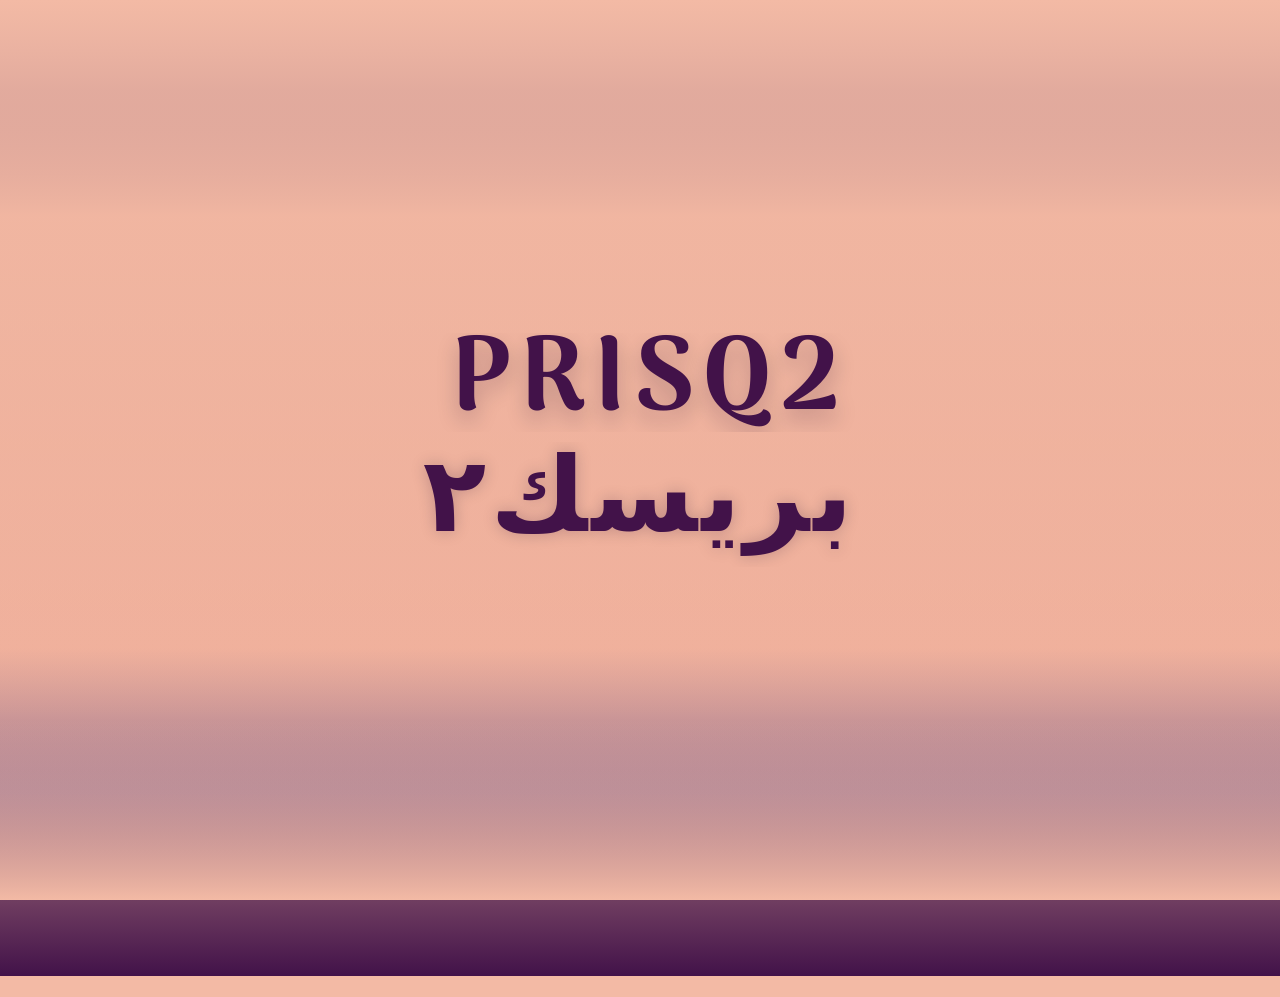
<file: Prisq2/index.html>
<!DOCTYPE html>
<html lang="en" dir="ltr">
<head>
    <meta charset="UTF-8">
    <meta name="viewport" content="width=device-width, initial-scale=1.0">
    <title>PRISQ2</title>
    <script>document.documentElement.classList.add("prisq-js");</script>
    <link rel="dns-prefetch" href="https://cdn.jsdelivr.net">
    <link rel="preconnect" href="https://cdn.jsdelivr.net" crossorigin>
    <link href="https://cdn.jsdelivr.net/npm/bootstrap@5.2.3/dist/css/bootstrap.min.css" rel="stylesheet">
    <link rel="stylesheet" href="css/style.css">
    <script defer src="https://cdn.jsdelivr.net/npm/bootstrap@5.2.3/dist/js/bootstrap.bundle.min.js"></script>
    <script defer src="js/site.js?v=2026-05-18-team-member-update"></script>
    <link rel="manifest" href="data/manifest.json">
    <link rel="apple-touch-icon" href="assets/images/PRISQ_192.png">
</head>
<body data-page="home">
    <div class="prisq-splash" data-home-splash aria-hidden="true">
        <div class="prisq-splash-mark">
            <span class="prisq-splash-line">
                <span class="prisq-splash-latin">PRISQ2</span>
            </span>
            <span class="prisq-splash-line prisq-splash-line-arabic">
                <span class="prisq-splash-arabic" data-splash-arabic dir="rtl">بريسك٢</span>
            </span>
        </div>
    </div>
    <header class="site-header">
        <div class="container">
            <div class="header-shell">
                <div class="header-slot header-slot-start">
                    <button class="menu-toggle" type="button" data-bs-toggle="offcanvas" data-bs-target="#siteNav" aria-controls="siteNav" aria-label="Open navigation menu">
                        <span class="menu-icon" aria-hidden="true">
                            <span></span>
                            <span></span>
                            <span></span>
                        </span>
                    </button>
                </div>
                <a class="site-brand" href="index.html">PRISQ2</a>
                <div class="header-slot header-slot-end">
                    <button class="language-toggle" type="button" data-language-toggle aria-label="Switch language">AR</button>
                </div>
            </div>
        </div>
        <div class="offcanvas offcanvas-start site-drawer" tabindex="-1" id="siteNav" aria-labelledby="siteNavLabel">
            <div class="offcanvas-header">
                <h5 class="offcanvas-title" id="siteNavLabel">PRISQ2</h5>
                <button type="button" class="btn-close btn-close-white" data-bs-dismiss="offcanvas" aria-label="Close navigation menu"></button>
            </div>
            <div class="offcanvas-body">
                <nav class="drawer-nav">
                    <a class="drawer-link" href="index.html" data-i18n="nav.home" data-nav-target="index.html">Home</a>
                    <a class="drawer-link" href="quiz.html" data-i18n="nav.quiz" data-nav-target="quiz.html">Quiz</a>
                    <a class="drawer-link" href="info.html" data-i18n="nav.info" data-nav-target="info.html">Why Prediabetes Matters</a>
                    <a class="drawer-link" href="risk.html" data-i18n="nav.risk" data-nav-target="risk.html">Risk Guidance</a>
                    <a class="drawer-link" href="contact.html" data-i18n="nav.contact" data-nav-target="contact.html">Contact Us</a>
                    <a class="drawer-link" href="about.html" data-i18n="nav.about" data-nav-target="about.html">About Us</a>
                    <a class="drawer-link" href="team.html" data-i18n="nav.team" data-nav-target="team.html">Our Team</a>
                </nav>
            </div>
        </div>
    </header>

    <main class="container vh-100 d-flex align-items-center">
        <div class="row w-100 justify-content-center">
            <div class="col-md-6 col-sm-12 text-center">
                <h2 class="mb-3" data-i18n="home.heroTitle">Prediabetes Risk Assessment in Qatar</h2>
                <p class="mb-4" data-i18n="home.heroText">
                    Understand your risks and take informed steps toward better health.
                </p>
                <a href="quiz.html" class="btn btn-primary w-100 rounded-pill px-4 py-2 mt-4" data-i18n="home.cta">Calculate My Risk</a>
                <a href="info.html" class="btn mt-3 text-decoration-underline" data-i18n="home.learnMore">Why should I care about prediabetes?</a>
            </div>
        </div>
    </main>
</body>
</html>
</file>
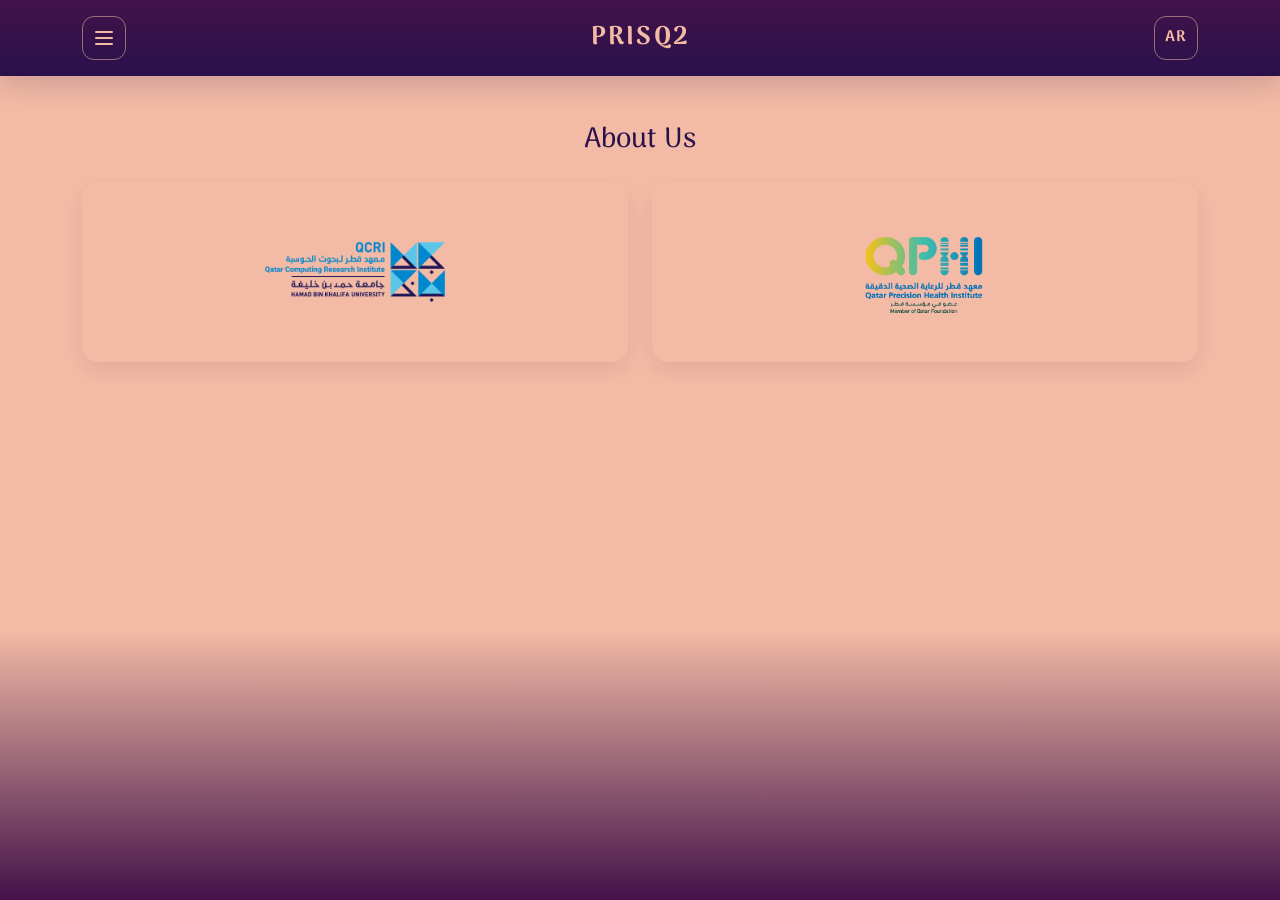
<file: Prisq2/about.html>
<!DOCTYPE html>
<html lang="en" dir="ltr">
<head>
    <meta charset="UTF-8">
    <meta name="viewport" content="width=device-width, initial-scale=1.0">
    <title>About PRISQ2</title>
    <link rel="dns-prefetch" href="https://cdn.jsdelivr.net">
    <link rel="preconnect" href="https://cdn.jsdelivr.net" crossorigin>
    <link href="https://cdn.jsdelivr.net/npm/bootstrap@5.2.3/dist/css/bootstrap.min.css" rel="stylesheet">
    <link rel="stylesheet" href="css/style.css?v=2026-05-16-about-logos">
    <script defer src="https://cdn.jsdelivr.net/npm/bootstrap@5.2.3/dist/js/bootstrap.bundle.min.js"></script>
    <script defer src="js/site.js?v=2026-05-18-team-member-update"></script>
    <link rel="manifest" href="data/manifest.json">
    <link rel="apple-touch-icon" href="assets/images/PRISQ_192.png">
</head>
<body data-page="about">
    <header class="site-header">
        <div class="container">
            <div class="header-shell">
                <div class="header-slot header-slot-start">
                    <button class="menu-toggle" type="button" data-bs-toggle="offcanvas" data-bs-target="#siteNav" aria-controls="siteNav" aria-label="Open navigation menu">
                        <span class="menu-icon" aria-hidden="true">
                            <span></span>
                            <span></span>
                            <span></span>
                        </span>
                    </button>
                </div>
                <a class="site-brand" href="index.html">PRISQ2</a>
                <div class="header-slot header-slot-end">
                    <button class="language-toggle" type="button" data-language-toggle aria-label="Switch language">AR</button>
                </div>
            </div>
        </div>
        <div class="offcanvas offcanvas-start site-drawer" tabindex="-1" id="siteNav" aria-labelledby="siteNavLabel">
            <div class="offcanvas-header">
                <h5 class="offcanvas-title" id="siteNavLabel">PRISQ2</h5>
                <button type="button" class="btn-close btn-close-white" data-bs-dismiss="offcanvas" aria-label="Close navigation menu"></button>
            </div>
            <div class="offcanvas-body">
                <nav class="drawer-nav">
                    <a class="drawer-link" href="index.html" data-i18n="nav.home" data-nav-target="index.html">Home</a>
                    <a class="drawer-link" href="quiz.html" data-i18n="nav.quiz" data-nav-target="quiz.html">Quiz</a>
                    <a class="drawer-link" href="info.html" data-i18n="nav.info" data-nav-target="info.html">Why Prediabetes Matters</a>
                    <a class="drawer-link" href="risk.html" data-i18n="nav.risk" data-nav-target="risk.html">Risk Guidance</a>
                    <a class="drawer-link" href="contact.html" data-i18n="nav.contact" data-nav-target="contact.html">Contact Us</a>
                    <a class="drawer-link" href="about.html" data-i18n="nav.about" data-nav-target="about.html">About Us</a>
                    <a class="drawer-link" href="team.html" data-i18n="nav.team" data-nav-target="team.html">Our Team</a>
                </nav>
            </div>
        </div>
    </header>

    <h3 class="text-center page-title mb-4" data-i18n="about.heading">About Us</h3>
    <div class="container pb-5">
        <div class="row row-cols-1 row-cols-md-2 g-3 g-md-4 justify-content-center about-logo-grid">
            <div class="col">
                <div class="about-logo-card">
                    <img class="about-logo-image" src="assets/images/cropped-thumbnail_QCRI-RGB.png" alt="QCRI Logo" width="888" height="296" loading="lazy" decoding="async">
                </div>
            </div>
            <div class="col">
                <div class="about-logo-card">
                    <img class="about-logo-image about-logo-image-qphi" src="assets/images/QPHI---WHITE-LOGO_Page_2.png" alt="QPHI Logo" width="270" height="183" loading="lazy" decoding="async">
                </div>
            </div>
        </div>
    </div>
</body>
</html>
</file>
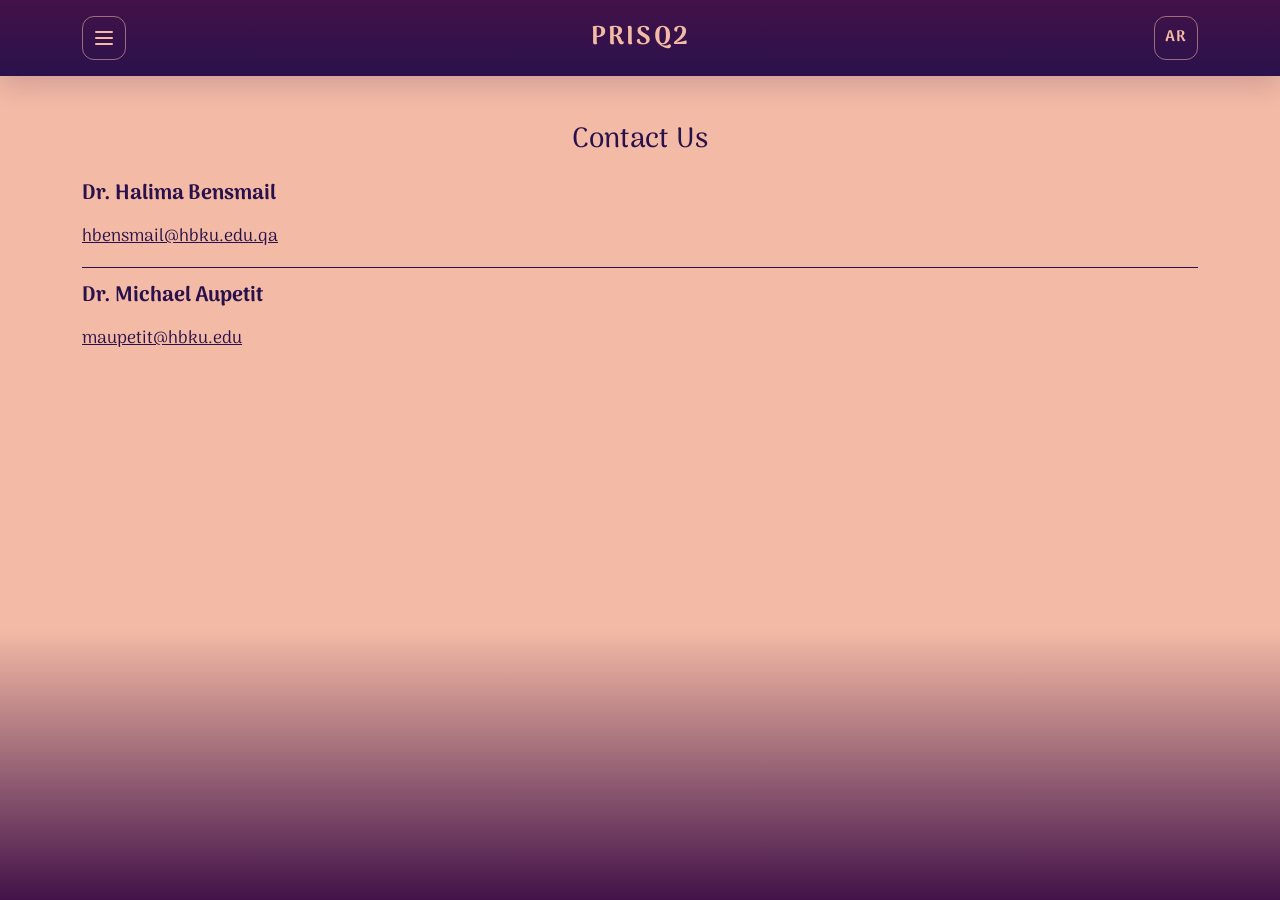
<file: Prisq2/contact.html>
<!DOCTYPE html>
<html lang="en" dir="ltr">
<head>
    <meta charset="UTF-8">
    <meta name="viewport" content="width=device-width, initial-scale=1.0">
    <title>Contact Us</title>
    <link rel="dns-prefetch" href="https://cdn.jsdelivr.net">
    <link rel="preconnect" href="https://cdn.jsdelivr.net" crossorigin>
    <link href="https://cdn.jsdelivr.net/npm/bootstrap@5.2.3/dist/css/bootstrap.min.css" rel="stylesheet">
    <link rel="stylesheet" href="css/style.css">
    <script defer src="https://cdn.jsdelivr.net/npm/bootstrap@5.2.3/dist/js/bootstrap.bundle.min.js"></script>
    <script defer src="js/site.js?v=2026-05-18-team-member-update"></script>
    <link rel="manifest" href="data/manifest.json">
    <link rel="apple-touch-icon" href="assets/images/PRISQ_192.png">
</head>
<body data-page="contact">
    <header class="site-header">
        <div class="container">
            <div class="header-shell">
                <div class="header-slot header-slot-start">
                    <button class="menu-toggle" type="button" data-bs-toggle="offcanvas" data-bs-target="#siteNav" aria-controls="siteNav" aria-label="Open navigation menu">
                        <span class="menu-icon" aria-hidden="true">
                            <span></span>
                            <span></span>
                            <span></span>
                        </span>
                    </button>
                </div>
                <a class="site-brand" href="index.html">PRISQ2</a>
                <div class="header-slot header-slot-end">
                    <button class="language-toggle" type="button" data-language-toggle aria-label="Switch language">AR</button>
                </div>
            </div>
        </div>
        <div class="offcanvas offcanvas-start site-drawer" tabindex="-1" id="siteNav" aria-labelledby="siteNavLabel">
            <div class="offcanvas-header">
                <h5 class="offcanvas-title" id="siteNavLabel">PRISQ2</h5>
                <button type="button" class="btn-close btn-close-white" data-bs-dismiss="offcanvas" aria-label="Close navigation menu"></button>
            </div>
            <div class="offcanvas-body">
                <nav class="drawer-nav">
                    <a class="drawer-link" href="index.html" data-i18n="nav.home" data-nav-target="index.html">Home</a>
                    <a class="drawer-link" href="quiz.html" data-i18n="nav.quiz" data-nav-target="quiz.html">Quiz</a>
                    <a class="drawer-link" href="info.html" data-i18n="nav.info" data-nav-target="info.html">Why Prediabetes Matters</a>
                    <a class="drawer-link" href="risk.html" data-i18n="nav.risk" data-nav-target="risk.html">Risk Guidance</a>
                    <a class="drawer-link" href="contact.html" data-i18n="nav.contact" data-nav-target="contact.html">Contact Us</a>
                    <a class="drawer-link" href="about.html" data-i18n="nav.about" data-nav-target="about.html">About Us</a>
                    <a class="drawer-link" href="team.html" data-i18n="nav.team" data-nav-target="team.html">Our Team</a>
                </nav>
            </div>
        </div>
    </header>

    <h3 class="text-center page-title mb-4" data-i18n="contact.heading">Contact Us</h3>
    <div class="container info-container">
        <h4 class="mb-3" data-i18n="contact.halimaBensmail">Dr. Halima Bensmail</h4>
        <p class="text-decoration-underline"><u>hbensmail@hbku.edu.qa</u></p>
        <hr>
        <h4 class="mb-3" data-i18n="contact.michaelJAupetit">Dr. Michael Aupetit</h4>
        <p class="text-decoration-underline"><u>maupetit@hbku.edu</u></p>
    </div>
</body>
</html>
</file>
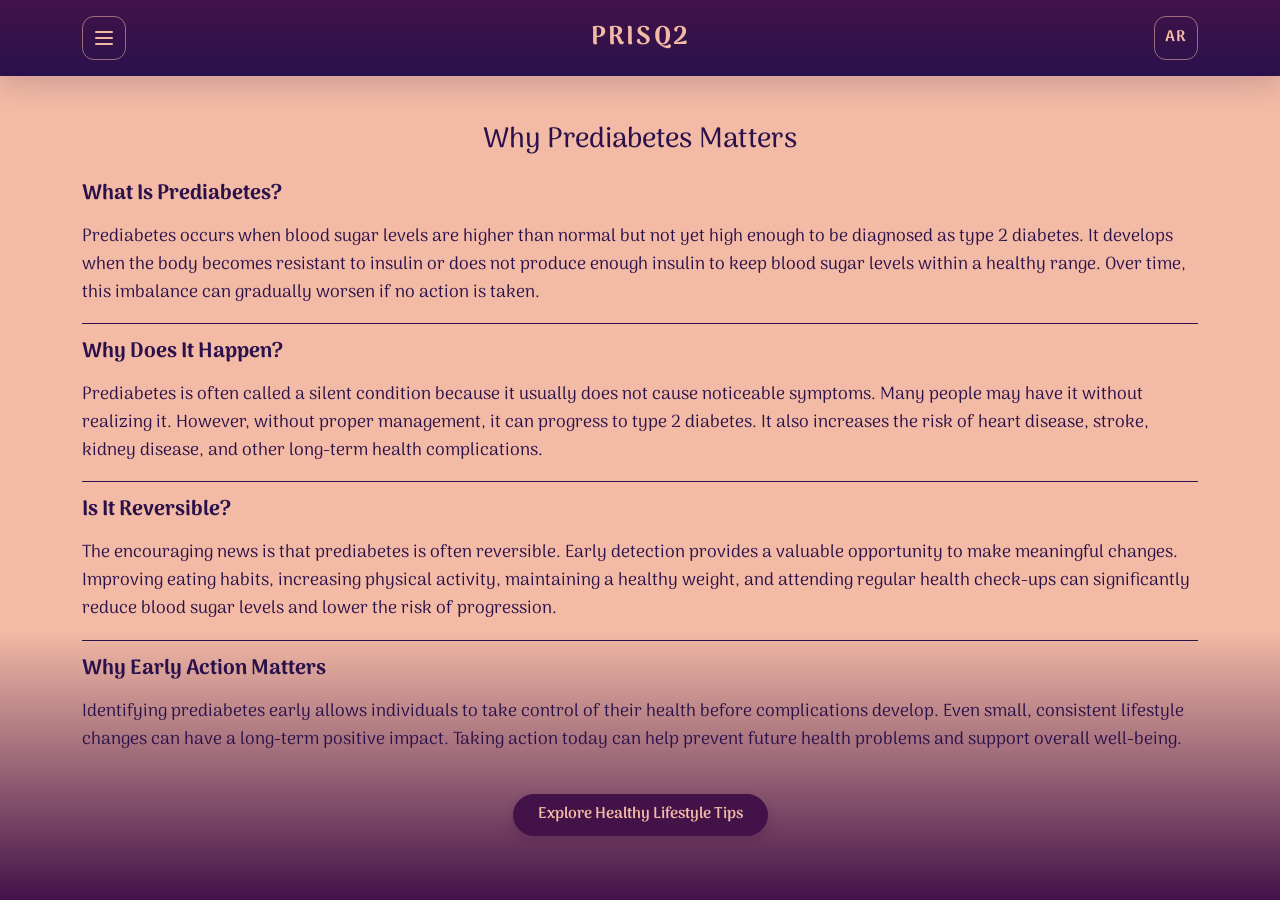
<file: Prisq2/info.html>
<!DOCTYPE html>
<html lang="en" dir="ltr">
<head>
    <meta charset="UTF-8">
    <meta name="viewport" content="width=device-width, initial-scale=1.0">
    <title>Why Prediabetes Matters</title>
    <link rel="dns-prefetch" href="https://cdn.jsdelivr.net">
    <link rel="preconnect" href="https://cdn.jsdelivr.net" crossorigin>
    <link href="https://cdn.jsdelivr.net/npm/bootstrap@5.2.3/dist/css/bootstrap.min.css" rel="stylesheet">
    <link rel="stylesheet" href="css/style.css">
    <script defer src="https://cdn.jsdelivr.net/npm/bootstrap@5.2.3/dist/js/bootstrap.bundle.min.js"></script>
    <script defer src="js/site.js?v=2026-05-18-team-member-update"></script>
    <link rel="manifest" href="data/manifest.json">
    <link rel="apple-touch-icon" href="assets/images/PRISQ_192.png">
</head>
<body data-page="info">
    <header class="site-header">
        <div class="container">
            <div class="header-shell">
                <div class="header-slot header-slot-start">
                    <button class="menu-toggle" type="button" data-bs-toggle="offcanvas" data-bs-target="#siteNav" aria-controls="siteNav" aria-label="Open navigation menu">
                        <span class="menu-icon" aria-hidden="true">
                            <span></span>
                            <span></span>
                            <span></span>
                        </span>
                    </button>
                </div>
                <a class="site-brand" href="index.html">PRISQ2</a>
                <div class="header-slot header-slot-end">
                    <button class="language-toggle" type="button" data-language-toggle aria-label="Switch language">AR</button>
                </div>
            </div>
        </div>
        <div class="offcanvas offcanvas-start site-drawer" tabindex="-1" id="siteNav" aria-labelledby="siteNavLabel">
            <div class="offcanvas-header">
                <h5 class="offcanvas-title" id="siteNavLabel">PRISQ2</h5>
                <button type="button" class="btn-close btn-close-white" data-bs-dismiss="offcanvas" aria-label="Close navigation menu"></button>
            </div>
            <div class="offcanvas-body">
                <nav class="drawer-nav">
                    <a class="drawer-link" href="index.html" data-i18n="nav.home" data-nav-target="index.html">Home</a>
                    <a class="drawer-link" href="quiz.html" data-i18n="nav.quiz" data-nav-target="quiz.html">Quiz</a>
                    <a class="drawer-link" href="info.html" data-i18n="nav.info" data-nav-target="info.html">Why Prediabetes Matters</a>
                    <a class="drawer-link" href="risk.html" data-i18n="nav.risk" data-nav-target="risk.html">Risk Guidance</a>
                    <a class="drawer-link" href="contact.html" data-i18n="nav.contact" data-nav-target="contact.html">Contact Us</a>
                    <a class="drawer-link" href="about.html" data-i18n="nav.about" data-nav-target="about.html">About Us</a>
                    <a class="drawer-link" href="team.html" data-i18n="nav.team" data-nav-target="team.html">Our Team</a>
                </nav>
            </div>
        </div>
    </header>

    <h3 class="text-center page-title mb-4" data-i18n="info.heading">Why Prediabetes Matters</h3>
    <div class="container info-container">
        <h4 class="mb-3" data-i18n="info.whatTitle">What Is Prediabetes?</h4>
        <p data-i18n="info.whatText">Prediabetes occurs when blood sugar levels are higher than normal but not yet high enough to be diagnosed as type 2 diabetes. It develops when the body becomes resistant to insulin or does not produce enough insulin to keep blood sugar levels within a healthy range. Over time, this imbalance can gradually worsen if no action is taken.</p>
        <hr>
        <h4 class="mb-3" data-i18n="info.whyTitle">Why Does It Happen?</h4>
        <p data-i18n="info.whyText">Prediabetes is often called a silent condition because it usually does not cause noticeable symptoms. Many people may have it without realizing it. However, without proper management, it can progress to type 2 diabetes. It also increases the risk of heart disease, stroke, kidney disease, and other long-term health complications.</p>
        <hr>
        <h4 class="mb-3" data-i18n="info.reversibleTitle">Is It Reversible?</h4>
        <p data-i18n="info.reversibleText">The encouraging news is that prediabetes is often reversible. Early detection provides a valuable opportunity to make meaningful changes. Improving eating habits, increasing physical activity, maintaining a healthy weight, and attending regular health check-ups can significantly reduce blood sugar levels and lower the risk of progression.</p>
        <hr>
        <h4 class="mb-3" data-i18n="info.earlyTitle">Why Early Action Matters</h4>
        <p data-i18n="info.earlyText">Identifying prediabetes early allows individuals to take control of their health before complications develop. Even small, consistent lifestyle changes can have a long-term positive impact. Taking action today can help prevent future health problems and support overall well-being.</p>
    </div>
    <div class="container text-center mb-5 content-cta">
        <a href="risk.html" class="btn btn-primary w-40 rounded-pill px-4 py-2 mt-4" data-i18n="info.cta">Explore Healthy Lifestyle Tips</a>
    </div>
</body>
</html>
</file>
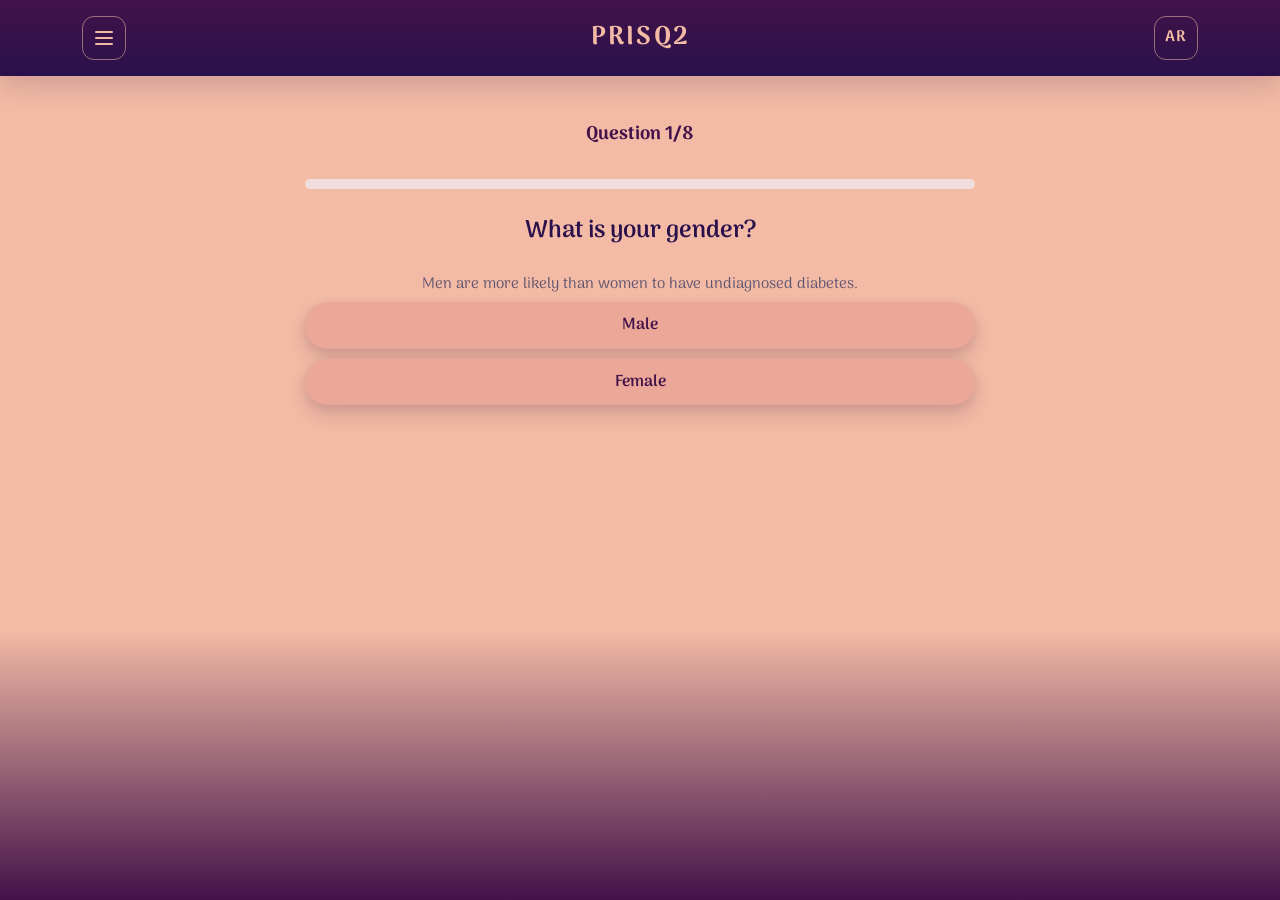
<file: Prisq2/quiz.html>
<!DOCTYPE html>
<html lang="en" dir="ltr">
<head>
    <meta charset="UTF-8">
    <meta name="viewport" content="width=device-width, initial-scale=1.0">

    <title>PRISQ2 Assessment</title>
    <link rel="dns-prefetch" href="https://cdn.jsdelivr.net">
    <link rel="preconnect" href="https://cdn.jsdelivr.net" crossorigin>
    <link href="https://cdn.jsdelivr.net/npm/bootstrap@5.2.3/dist/css/bootstrap.min.css" rel="stylesheet">
    <link rel="stylesheet" href="css/style.css">
    <script defer src="https://cdn.jsdelivr.net/npm/bootstrap@5.2.3/dist/js/bootstrap.bundle.min.js"></script>
    <script defer src="js/site.js?v=2026-05-18-team-member-update"></script>
    <script defer src="js/quiz.js"></script>
    <link rel="manifest" href="data/manifest.json">
    <link rel="apple-touch-icon" href="assets/images/PRISQ_192.png">
</head>
<body data-page="quiz">
    <header class="site-header">
        <div class="container">
            <div class="header-shell">
                <div class="header-slot header-slot-start">
                    <button class="menu-toggle" type="button" data-bs-toggle="offcanvas" data-bs-target="#siteNav" aria-controls="siteNav" aria-label="Open navigation menu">
                        <span class="menu-icon" aria-hidden="true">
                            <span></span>
                            <span></span>
                            <span></span>
                        </span>
                    </button>
                </div>
                <a class="site-brand" href="index.html">PRISQ2</a>
                <div class="header-slot header-slot-end">
                    <button class="language-toggle" type="button" data-language-toggle aria-label="Switch language">AR</button>
                </div>
            </div>
        </div>
        <div class="offcanvas offcanvas-start site-drawer" tabindex="-1" id="siteNav" aria-labelledby="siteNavLabel">
            <div class="offcanvas-header">
                <h5 class="offcanvas-title" id="siteNavLabel">PRISQ2</h5>
                <button type="button" class="btn-close btn-close-white" data-bs-dismiss="offcanvas" aria-label="Close navigation menu"></button>
            </div>
            <div class="offcanvas-body">
                <nav class="drawer-nav">
                    <a class="drawer-link" href="index.html" data-i18n="nav.home" data-nav-target="index.html">Home</a>
                    <a class="drawer-link" href="quiz.html" data-i18n="nav.quiz" data-nav-target="quiz.html">Quiz</a>
                    <a class="drawer-link" href="info.html" data-i18n="nav.info" data-nav-target="info.html">Why Prediabetes Matters</a>
                    <a class="drawer-link" href="risk.html" data-i18n="nav.risk" data-nav-target="risk.html">Risk Guidance</a>
                    <a class="drawer-link" href="contact.html" data-i18n="nav.contact" data-nav-target="contact.html">Contact Us</a>
                    <a class="drawer-link" href="about.html" data-i18n="nav.about" data-nav-target="about.html">About Us</a>
                    <a class="drawer-link" href="team.html" data-i18n="nav.team" data-nav-target="team.html">Our Team</a>
                </nav>
            </div>
        </div>
    </header>

    <div class="container quiz-container">
        <div class="card-header quiz-header">
            <span id="question-tracker" class="quiz-tracker"></span>
        </div>
        <div class="quiz-panel">

            <div class="progress mb-4">
                <div id="progress-bar" class="progress-bar" role="progressbar" title="Quiz progress" aria-valuenow="0" aria-valuemin="0" aria-valuemax="100"></div>
            </div>
            <div id="quiz-wrapper">
                <div id="question-text" class="question-text">Loading question...</div>
                <div id="options-container"></div>
            </div>
            <div id="result-wrapper" class="result-container d-none">
                <h2 id="risk-level-text" class="text-success mb-3">Your Prediabetes Risk: Low</h2>
                <p id="risk-advice" class="lead mb-3">Your current score suggests a low risk of developing prediabetes.</p>
                <p id="result-encouragement" class="lead mb-3 result-encouragement"></p>
                <p id="bmi-summary" class="lead mb-3">Your BMI is 0.0 and falls in the normal or underweight category.</p>
                <div class="risk-ranges-panel">
                    <p id="final-score-label" class="lead mb-2">Risk ranges:</p>
                    <div id="risk-ranges" class="risk-range-list" aria-live="polite"></div>
                </div>
                <div class="result-actions">
                    <a href="risk.html" class="btn btn-primary rounded-pill" data-i18n="quiz.cta">Explore Healthy Lifestyle Tips</a>
                    <button id="restart-button" class="btn btn-outline-primary rounded-pill" data-i18n="quiz.restart">Try again</button>
                </div>
            </div>
            <div class="quiz-navigation">
                <button id="previous-button" type="button" class="btn btn-outline-primary previous-btn d-none">Previous</button>
            </div>
        </div>
    </div>
</body>
</html>
</file>
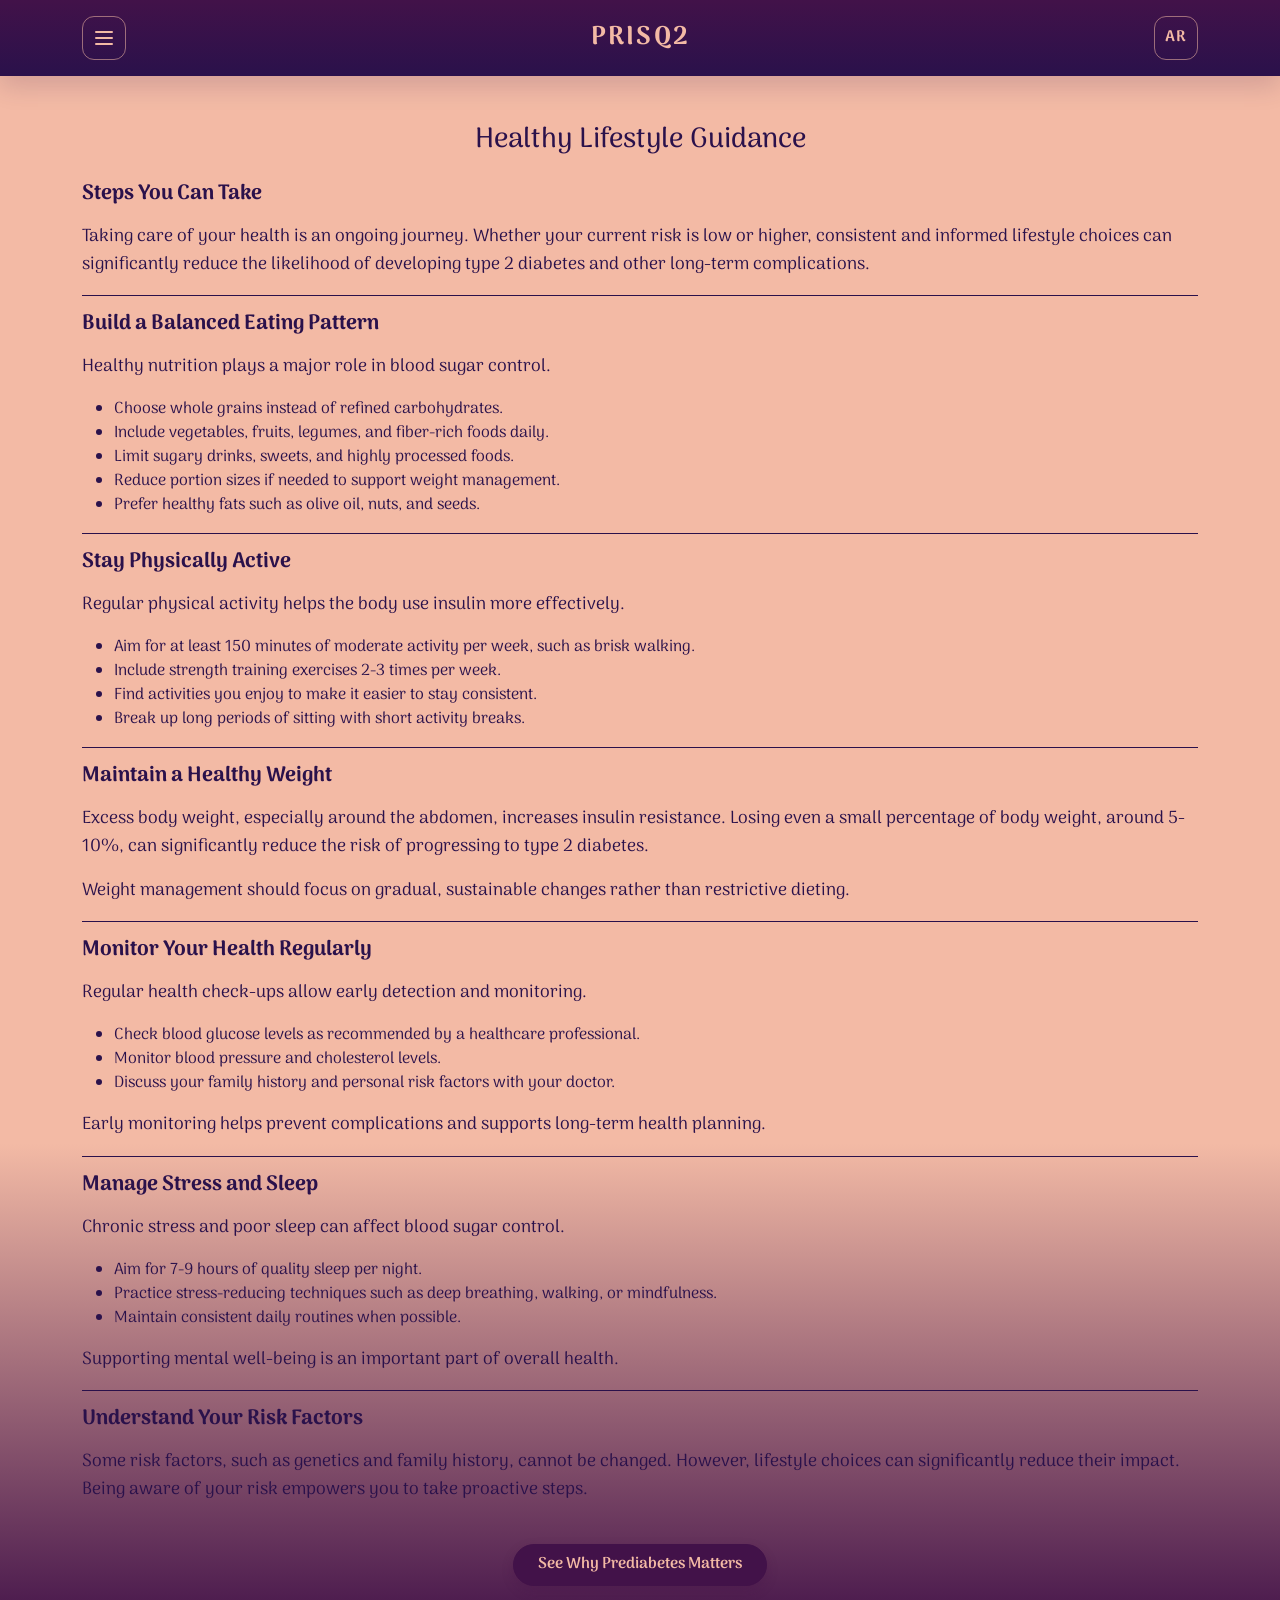
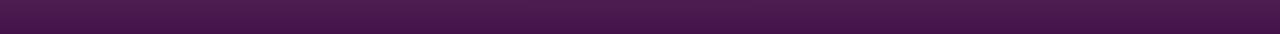
<file: Prisq2/risk.html>
<!DOCTYPE html>
<html lang="en" dir="ltr">
<head>
    <meta charset="UTF-8">
    <meta name="viewport" content="width=device-width, initial-scale=1.0">
    <title>Healthy Lifestyle Guidance</title>
    <link rel="dns-prefetch" href="https://cdn.jsdelivr.net">
    <link rel="preconnect" href="https://cdn.jsdelivr.net" crossorigin>
    <link href="https://cdn.jsdelivr.net/npm/bootstrap@5.2.3/dist/css/bootstrap.min.css" rel="stylesheet">
    <link rel="stylesheet" href="css/style.css">
    <script defer src="https://cdn.jsdelivr.net/npm/bootstrap@5.2.3/dist/js/bootstrap.bundle.min.js"></script>
    <script defer src="js/site.js?v=2026-05-18-team-member-update"></script>
    <link rel="manifest" href="data/manifest.json">
    <link rel="apple-touch-icon" href="assets/images/PRISQ_192.png">
</head>
<body data-page="risk">
    <header class="site-header">
        <div class="container">
            <div class="header-shell">
                <div class="header-slot header-slot-start">
                    <button class="menu-toggle" type="button" data-bs-toggle="offcanvas" data-bs-target="#siteNav" aria-controls="siteNav" aria-label="Open navigation menu">
                        <span class="menu-icon" aria-hidden="true">
                            <span></span>
                            <span></span>
                            <span></span>
                        </span>
                    </button>
                </div>
                <a class="site-brand" href="index.html">PRISQ2</a>
                <div class="header-slot header-slot-end">
                    <button class="language-toggle" type="button" data-language-toggle aria-label="Switch language">AR</button>
                </div>
            </div>
        </div>
        <div class="offcanvas offcanvas-start site-drawer" tabindex="-1" id="siteNav" aria-labelledby="siteNavLabel">
            <div class="offcanvas-header">
                <h5 class="offcanvas-title" id="siteNavLabel">PRISQ2</h5>
                <button type="button" class="btn-close btn-close-white" data-bs-dismiss="offcanvas" aria-label="Close navigation menu"></button>
            </div>
            <div class="offcanvas-body">
                <nav class="drawer-nav">
                    <a class="drawer-link" href="index.html" data-i18n="nav.home" data-nav-target="index.html">Home</a>
                    <a class="drawer-link" href="quiz.html" data-i18n="nav.quiz" data-nav-target="quiz.html">Quiz</a>
                    <a class="drawer-link" href="info.html" data-i18n="nav.info" data-nav-target="info.html">Why Prediabetes Matters</a>
                    <a class="drawer-link" href="risk.html" data-i18n="nav.risk" data-nav-target="risk.html">Risk Guidance</a>
                    <a class="drawer-link" href="contact.html" data-i18n="nav.contact" data-nav-target="contact.html">Contact Us</a>
                    <a class="drawer-link" href="about.html" data-i18n="nav.about" data-nav-target="about.html">About Us</a>
                    <a class="drawer-link" href="team.html" data-i18n="nav.team" data-nav-target="team.html">Our Team</a>
                </nav>
            </div>
        </div>
    </header>

    <h3 class="text-center page-title mb-4" data-i18n="risk.heading">Healthy Lifestyle Guidance</h3>
    <div class="container info-container">
        <h4 class="mb-3" data-i18n="risk.stepsTitle">Steps You Can Take</h4>
        <p data-i18n="risk.stepsText">Taking care of your health is an ongoing journey. Whether your current risk is low or higher, consistent and informed lifestyle choices can significantly reduce the likelihood of developing type 2 diabetes and other long-term complications.</p>
        <hr>
        <h4 class="mb-3" data-i18n="risk.eatingTitle">Build a Balanced Eating Pattern</h4>
        <p data-i18n="risk.eatingText">Healthy nutrition plays a major role in blood sugar control.</p>
        <ul>
            <li data-i18n="risk.eatingList1">Choose whole grains instead of refined carbohydrates.</li>
            <li data-i18n="risk.eatingList2">Include vegetables, fruits, legumes, and fiber-rich foods daily.</li>
            <li data-i18n="risk.eatingList3">Limit sugary drinks, sweets, and highly processed foods.</li>
            <li data-i18n="risk.eatingList4">Reduce portion sizes if needed to support weight management.</li>
            <li data-i18n="risk.eatingList5">Prefer healthy fats such as olive oil, nuts, and seeds.</li>
        </ul>
        <hr>
        <h4 class="mb-3" data-i18n="risk.activityTitle">Stay Physically Active</h4>
        <p data-i18n="risk.activityText">Regular physical activity helps the body use insulin more effectively.</p>
        <ul>
            <li data-i18n="risk.activityList1">Aim for at least 150 minutes of moderate activity per week, such as brisk walking.</li>
            <li data-i18n="risk.activityList2">Include strength training exercises 2-3 times per week.</li>
            <li data-i18n="risk.activityList3">Find activities you enjoy to make it easier to stay consistent.</li>
            <li data-i18n="risk.activityList4">Break up long periods of sitting with short activity breaks.</li>
        </ul>
        <hr>
        <h4 class="mb-3" data-i18n="risk.weightTitle">Maintain a Healthy Weight</h4>
        <p data-i18n="risk.weightText1">Excess body weight, especially around the abdomen, increases insulin resistance. Losing even a small percentage of body weight, around 5-10%, can significantly reduce the risk of progressing to type 2 diabetes.</p>
        <p data-i18n="risk.weightText2">Weight management should focus on gradual, sustainable changes rather than restrictive dieting.</p>
        <hr>
        <h4 class="mb-3" data-i18n="risk.monitorTitle">Monitor Your Health Regularly</h4>
        <p data-i18n="risk.monitorText">Regular health check-ups allow early detection and monitoring.</p>
        <ul>
            <li data-i18n="risk.monitorList1">Check blood glucose levels as recommended by a healthcare professional.</li>
            <li data-i18n="risk.monitorList2">Monitor blood pressure and cholesterol levels.</li>
            <li data-i18n="risk.monitorList3">Discuss your family history and personal risk factors with your doctor.</li>
        </ul>
        <p data-i18n="risk.monitorText2">Early monitoring helps prevent complications and supports long-term health planning.</p>
        <hr>
        <h4 class="mb-3" data-i18n="risk.sleepTitle">Manage Stress and Sleep</h4>
        <p data-i18n="risk.sleepText">Chronic stress and poor sleep can affect blood sugar control.</p>
        <ul>
            <li data-i18n="risk.sleepList1">Aim for 7-9 hours of quality sleep per night.</li>
            <li data-i18n="risk.sleepList2">Practice stress-reducing techniques such as deep breathing, walking, or mindfulness.</li>
            <li data-i18n="risk.sleepList3">Maintain consistent daily routines when possible.</li>
        </ul>
        <p data-i18n="risk.sleepText2">Supporting mental well-being is an important part of overall health.</p>
        <hr>
        <h4 class="mb-3" data-i18n="risk.factorsTitle">Understand Your Risk Factors</h4>
        <p data-i18n="risk.factorsText">Some risk factors, such as genetics and family history, cannot be changed. However, lifestyle choices can significantly reduce their impact. Being aware of your risk empowers you to take proactive steps.</p>
    </div>
    <div class="container text-center mb-5 content-cta">
        <a href="info.html" class="btn btn-primary w-40 rounded-pill px-4 py-2 mt-4" data-i18n="risk.cta">See Why Prediabetes Matters</a>
    </div>
</body>
</html>
</file>
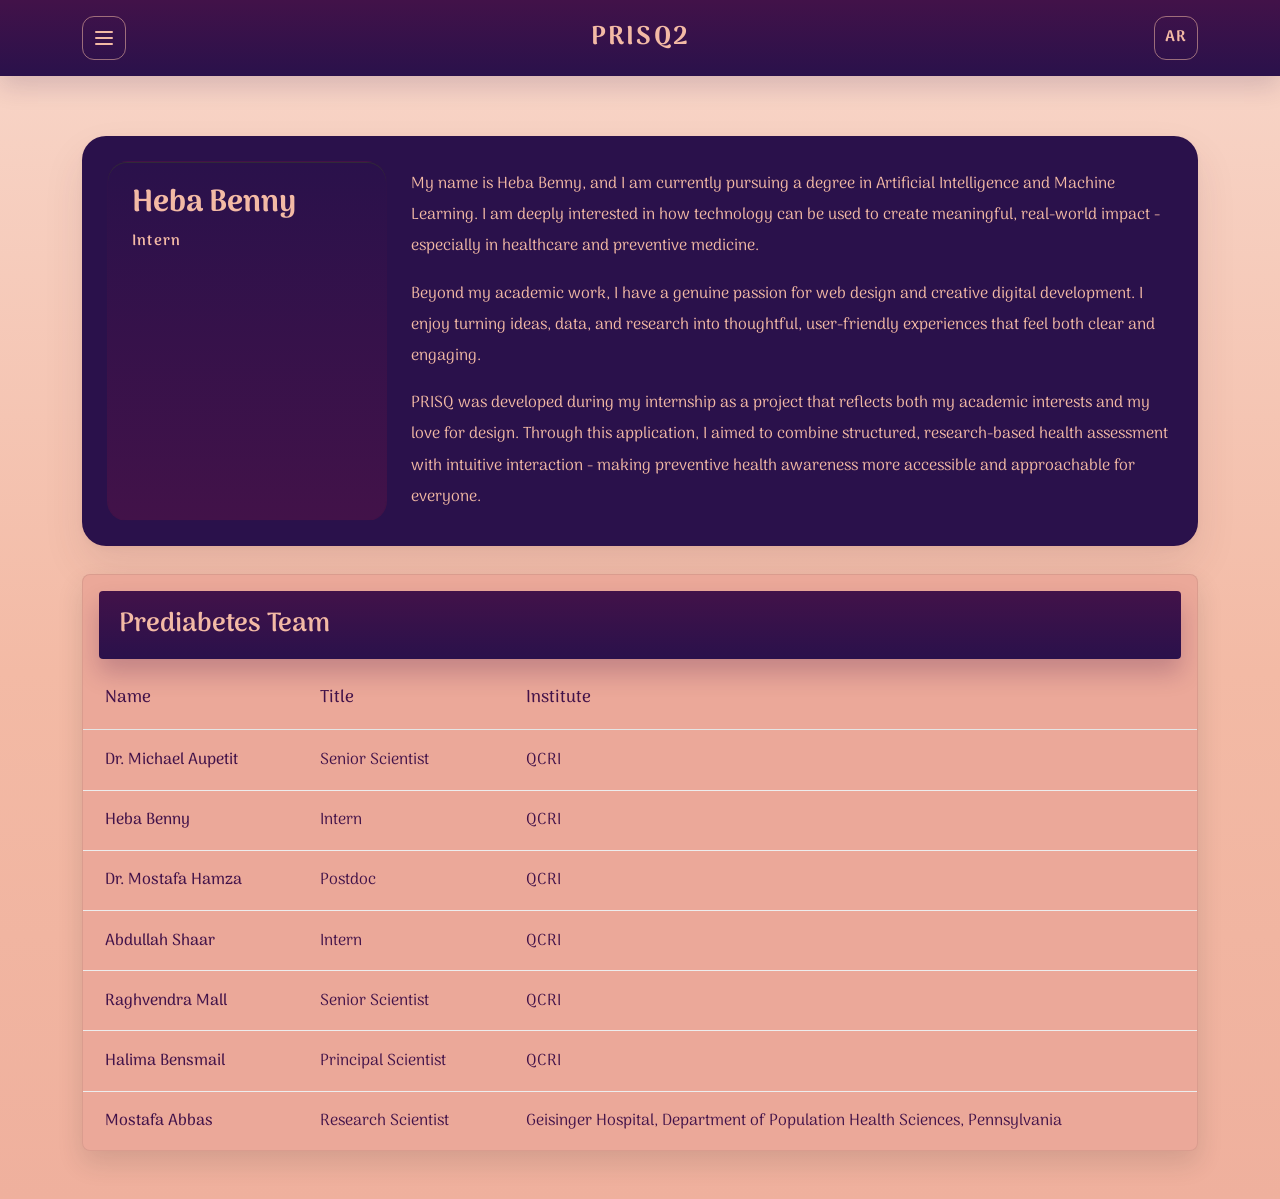
<file: Prisq2/team.html>
<!DOCTYPE html>
<html lang="en" dir="ltr">
<head>
    <meta charset="UTF-8">
    <meta name="viewport" content="width=device-width, initial-scale=1.0">
    <title>Prediabetes Team</title>
    <link rel="dns-prefetch" href="https://cdn.jsdelivr.net">
    <link rel="preconnect" href="https://cdn.jsdelivr.net" crossorigin>
    <link href="https://cdn.jsdelivr.net/npm/bootstrap@5.2.3/dist/css/bootstrap.min.css" rel="stylesheet">
    <link rel="stylesheet" href="css/style.css?v=2026-05-16-team-profile-colors">
    <script defer src="https://cdn.jsdelivr.net/npm/bootstrap@5.2.3/dist/js/bootstrap.bundle.min.js"></script>
    <script defer src="js/site.js?v=2026-05-17-team-roster"></script>
    <link rel="manifest" href="data/manifest.json">
    <link rel="apple-touch-icon" href="assets/images/PRISQ_192.png">
</head>
<body data-page="team">
    <header class="site-header">
        <div class="container">
            <div class="header-shell">
                <div class="header-slot header-slot-start">
                    <button class="menu-toggle" type="button" data-bs-toggle="offcanvas" data-bs-target="#siteNav" aria-controls="siteNav" aria-label="Open navigation menu">
                        <span class="menu-icon" aria-hidden="true">
                            <span></span>
                            <span></span>
                            <span></span>
                        </span>
                    </button>
                </div>
                <a class="site-brand" href="index.html">PRISQ2</a>
                <div class="header-slot header-slot-end">
                    <button class="language-toggle" type="button" data-language-toggle aria-label="Switch language">AR</button>
                </div>
            </div>
        </div>
        <div class="offcanvas offcanvas-start site-drawer" tabindex="-1" id="siteNav" aria-labelledby="siteNavLabel">
            <div class="offcanvas-header">
                <h5 class="offcanvas-title" id="siteNavLabel">PRISQ2</h5>
                <button type="button" class="btn-close btn-close-white" data-bs-dismiss="offcanvas" aria-label="Close navigation menu"></button>
            </div>
            <div class="offcanvas-body">
                <nav class="drawer-nav">
                    <a class="drawer-link" href="index.html" data-i18n="nav.home" data-nav-target="index.html">Home</a>
                    <a class="drawer-link" href="quiz.html" data-i18n="nav.quiz" data-nav-target="quiz.html">Quiz</a>
                    <a class="drawer-link" href="info.html" data-i18n="nav.info" data-nav-target="info.html">Why Prediabetes Matters</a>
                    <a class="drawer-link" href="risk.html" data-i18n="nav.risk" data-nav-target="risk.html">Risk Guidance</a>
                    <a class="drawer-link" href="contact.html" data-i18n="nav.contact" data-nav-target="contact.html">Contact Us</a>
                    <a class="drawer-link" href="about.html" data-i18n="nav.about" data-nav-target="about.html">About Us</a>
                    <a class="drawer-link" href="team.html" data-i18n="nav.team" data-nav-target="team.html">Our Team</a>
                </nav>
            </div>
        </div>
    </header>
    <main class="container team-page-shell pb-5">
        <section class="team-profile-card" aria-labelledby="teamProfileName">
            <div class="team-profile-summary">
                <div class="team-profile-panel">
                    <h2 class="team-profile-name" id="teamProfileName" data-i18n="team.members.hebaBenny">Heba Benny</h2>
                    <p class="team-profile-role" data-i18n="team.roles.intern">Intern</p>
                </div>
            </div>
            <div class="team-profile-copy">
                <p data-i18n="team.profile.paragraph1">My name is Heba Benny, and I am currently pursuing a degree in Artificial Intelligence and Machine Learning. I am deeply interested in how technology can be used to create meaningful, real-world impact - especially in healthcare and preventive medicine.</p>
                <p data-i18n="team.profile.paragraph2">Beyond my academic work, I have a genuine passion for web design and creative digital development. I enjoy turning ideas, data, and research into thoughtful, user-friendly experiences that feel both clear and engaging.</p>
                <p data-i18n="team.profile.paragraph3">PRISQ was developed during my internship as a project that reflects both my academic interests and my love for design. Through this application, I aimed to combine structured, research-based health assessment with intuitive interaction - making preventive health awareness more accessible and approachable for everyone.</p>
            </div>
        </section>
        <section class="team-table-card" aria-labelledby="teamTableTitle">
            <div class="team-table-banner">
                <h1 class="team-table-title" id="teamTableTitle" data-i18n="team.heading">Prediabetes Team</h1>
            </div>
            <div class="table-responsive">
                <table class="table team-table align-middle mb-0">
                    <caption class="visually-hidden">Prediabetes team members, titles, and institutes.</caption>
                    <thead>
                        <tr>
                            <th scope="col" data-i18n="team.columns.name">Name</th>
                            <th scope="col" data-i18n="team.columns.title">Title</th>
                            <th scope="col" data-i18n="team.columns.institute">Institute</th>
                        </tr>
                    </thead>
                    <tbody>
                        <tr>
                            <td class="team-member-name" data-i18n="team.members.michaelJAupetit">Dr. Michael Aupetit</td>
                            <td data-i18n="team.roles.seniorScientist">Senior Scientist</td>
                            <td data-i18n="team.institutes.qcri">QCRI</td>
                        </tr>
                        <tr>
                            <td class="team-member-name" data-i18n="team.members.hebaBenny">Heba Benny</td>
                            <td data-i18n="team.roles.intern">Intern</td>
                            <td data-i18n="team.institutes.qcri">QCRI</td>
                        </tr>
                        <tr>
                            <td class="team-member-name" data-i18n="team.members.mostafaHamza">Dr. Mostafa Hamza</td>
                            <td data-i18n="team.roles.postdoc">Postdoc</td>
                            <td data-i18n="team.institutes.qcri">QCRI</td>
                        </tr>
                        <tr>
                            <td class="team-member-name" data-i18n="team.members.abdullahShaar">Abdullah Shaar</td>
                            <td data-i18n="team.roles.internMale">Research Assistant</td>
                            <td data-i18n="team.institutes.qcri">QCRI</td>
                        </tr>
                        <tr>
                            <td class="team-member-name" data-i18n="team.members.raghvendraMall">Raghvendra Mall</td>
                            <td data-i18n="team.roles.seniorScientist">Senior Scientist</td>
                            <td data-i18n="team.institutes.qcri">QCRI</td>
                        </tr>
                        <tr>
                            <td class="team-member-name" data-i18n="team.members.halimaBensmail">Halima Bensmail</td>
                            <td data-i18n="team.roles.principalScientist">Principal Scientist</td>
                            <td data-i18n="team.institutes.qcri">QCRI</td>
                        </tr>
                        <tr>
                            <td class="team-member-name" data-i18n="team.members.mostafaAbbas">Mostafa Abbas</td>
                            <td data-i18n="team.roles.researchScientist">Research Scientist</td>
                            <td data-i18n="team.institutes.geisingerPopulationHealth">Geisinger Hospital, Department of Population of Health Sciences, Pennsylvania</td>
                        </tr>
                    </tbody>
                </table>
            </div>
        </section>
    </main>
</body>
</html>
</file>
<file: Prisq2/css/style.css>
@font-face {
    font-family: "Arima";
    src: url("../fonts/Arima-Thin.ttf") format("truetype");
    font-style: normal;
    font-weight: 100;
    font-display: swap;
}

@font-face {
    font-family: "Arima";
    src: url("../fonts/Arima-ExtraLight.ttf") format("truetype");
    font-style: normal;
    font-weight: 200;
    font-display: swap;
}

@font-face {
    font-family: "Arima";
    src: url("../fonts/Arima-Light.ttf") format("truetype");
    font-style: normal;
    font-weight: 300;
    font-display: swap;
}

@font-face {
    font-family: "Arima";
    src: url("../fonts/Arima-Regular.ttf") format("truetype");
    font-style: normal;
    font-weight: 400;
    font-display: swap;
}

@font-face {
    font-family: "Arima";
    src: url("../fonts/Arima-Medium.ttf") format("truetype");
    font-style: normal;
    font-weight: 500;
    font-display: swap;
}

@font-face {
    font-family: "Arima";
    src: url("../fonts/Arima-SemiBold.ttf") format("truetype");
    font-style: normal;
    font-weight: 600;
    font-display: swap;
}

@font-face {
    font-family: "Arima";
    src: url("../fonts/Arima-Bold.ttf") format("truetype");
    font-style: normal;
    font-weight: 700;
    font-display: swap;
}

:root {
    --app-font-family: "Arima", system-ui, sans-serif;
    --bs-body-font-family: var(--app-font-family);
    --motion-ease: cubic-bezier(0.22, 1, 0.36, 1);
    --motion-ease-soft: cubic-bezier(0.34, 1.56, 0.64, 1);
    --motion-duration-fast: 180ms;
    --motion-duration-base: 320ms;
    --motion-duration-slow: 520ms;
    --splash-reveal-duration: 1120ms;
    --splash-fade-duration: 760ms;
    --page-surface: rgba(248, 212, 186, 0.78);
    --page-surface-strong: rgba(238, 210, 190, 0.96);
    --skeleton-base: rgba(246, 204, 173, 0.8);
    --skeleton-shade: rgba(235, 168, 153, 0.48);
    --skeleton-highlight: #421242;
    --skeleton-shadow: rgba(42, 17, 75, 0.1);
}

html {
    font-family: var(--app-font-family);
    scroll-behavior: smooth;
}

@view-transition {
    navigation: auto;
}

body {
    --page-accent: #f3baa5;
    --brand-plum: #421249;
    background-color: #2A114B;
    background-image: linear-gradient(180deg, #f3baa5 70%, #421249 100%);
    font-family: var(--app-font-family);
    font-optical-sizing: auto;
    margin: 0;
    min-height: 100vh;
    overflow-x: hidden;
    color: #2A114B;
    -webkit-tap-highlight-color: rgba(66, 18, 73, 0.12);
}

body :is(button, input, select, textarea) {
    font-family: inherit;
}

body {
    animation: page-enter 0.48s var(--motion-ease);
}

body::after {
    content: "";
    position: fixed;
    top: 0;
    left: 0;
    z-index: 1200;
    width: 100%;
    height: 3px;
    background: linear-gradient(90deg, #421249 0%, #eba899 52%, #421249 100%);
    transform: scaleX(0);
    transform-origin: left center;
    opacity: 0;
    transition: transform var(--motion-duration-base) var(--motion-ease), opacity var(--motion-duration-fast) ease;
}

body.is-navigating::after {
    opacity: 1;
    transform: scaleX(0.76);
}

body.is-navigating > :not(.page-skeleton) {
    filter: blur(6px);
    opacity: 0.82;
    transform: scale(0.985);
    transition: transform var(--motion-duration-base) var(--motion-ease), opacity var(--motion-duration-base) ease, filter var(--motion-duration-base) ease;
}

.prisq-splash {
    position: fixed;
    inset: 0;
    z-index: 1300;
    display: none;
    place-items: center;
    padding: 24px;
    overflow: hidden;
    isolation: isolate;
    background:
        linear-gradient(
            180deg,
            #5d3568 0%,
            #49205a 10%,
            #e9a894 24%,
            #efad99 72%,
            #8f6b8d 88%,
            #633764 100%
        );
    opacity: 1;
    transform: scale(1);
    transition:
        opacity var(--splash-fade-duration) var(--motion-ease),
        transform var(--splash-fade-duration) var(--motion-ease),
        visibility 0s linear var(--splash-fade-duration);
}

html.prisq-js body[data-page="home"] .prisq-splash {
    display: grid;
}

.prisq-splash::before,
.prisq-splash::after {
    content: "";
    position: absolute;
    pointer-events: none;
}

.prisq-splash::before {
    inset: 0;
    background:
        linear-gradient(180deg, #f3baa5 0%, transparent 100%, transparent 100%, #f3baa5 100%);
}

.prisq-splash::after {
    inset: auto 0 0;
    height: 20vh;
    background: linear-gradient(180deg, transparent 0%, #f3baa5 100%, #f3baa5 100%);
}

.prisq-splash-mark {
    position: relative;
    z-index: 1;
    display: grid;
    gap: 0.6rem;
    justify-items: center;
    width: min(100%, 42rem);
    text-align: center;
}

.prisq-splash-line {
    display: block;
    width: 100%;
    overflow: hidden;
    padding-inline: 0.2rem;
}

.prisq-splash-latin,
.prisq-splash-arabic {
    display: block;
    opacity: 0;
    will-change: transform, opacity, clip-path;
}

.prisq-splash-latin {
    color: #421249;
    font-size: clamp(2.95rem, 11vw, 6.5rem);
    font-weight: 700;
    letter-spacing: 0.08em;
    line-height: 0.95;
    text-indent: 0.18em;
    text-shadow: 0 10px 22px rgba(25, 9, 46, 0.22);
}

.prisq-splash-arabic {
    color: #421249;
    font-size: clamp(2.95rem, 11vw, 6.5rem);
    font-weight: 700;
    letter-spacing: 0.04em;
    line-height: 1.2;
    text-shadow: 0 0 16px rgba(25, 9, 46, 0.22);
}

body[data-page="home"] > :not(.prisq-splash):not(.page-skeleton) {
    transition:
        opacity var(--splash-fade-duration) var(--motion-ease),
        transform var(--splash-fade-duration) var(--motion-ease),
        filter var(--splash-fade-duration) ease;
}

html.prisq-js body[data-page="home"].is-splash-active {
    overflow: hidden;
}

html.prisq-js body[data-page="home"].is-splash-active:not(.is-splash-leaving) > :not(.prisq-splash):not(.page-skeleton) {
    opacity: 0;
    transform: translateY(28px) scale(0.985);
    filter: blur(14px);
    pointer-events: none;
}

html.prisq-js body[data-page="home"].is-splash-active .prisq-splash-latin {
    animation: splash-wipe-from-left var(--splash-reveal-duration) 120ms var(--motion-ease-soft) both;
}

html.prisq-js body[data-page="home"].is-splash-active .prisq-splash-arabic {
    animation: splash-wipe-from-right var(--splash-reveal-duration) 240ms var(--motion-ease-soft) both;
}

html.prisq-js body[data-page="home"].is-splash-active.is-splash-leaving .prisq-splash {
    opacity: 0;
    transform: scale(1.008);
    pointer-events: none;
    visibility: hidden;
}

html.prisq-js body[data-page="home"].is-splash-active.is-splash-leaving .prisq-splash-mark {
    opacity: 0;
    transform: translateY(-10px) scale(0.985);
    transition: opacity var(--splash-fade-duration) ease, transform var(--splash-fade-duration) var(--motion-ease);
}

@keyframes page-enter {
    from {
        opacity: 0;
        transform: translateY(14px) scale(0.99);
    }

    to {
        opacity: 1;
        transform: translateY(0) scale(1);
    }
}

@keyframes page-exit {
    from {
        opacity: 1;
        transform: translateY(0) scale(1);
        filter: blur(0);
    }

    to {
        opacity: 0;
        transform: translateY(-10px) scale(0.988);
        filter: blur(5px);
    }
}

@keyframes splash-wipe-from-left {
    0% {
        opacity: 0;
        transform: translateX(-78px);
        clip-path: inset(0 100% 0 0);
    }

    38% {
        opacity: 1;
    }

    100% {
        opacity: 1;
        transform: translateX(0);
        clip-path: inset(0 0 0 0);
    }
}

@keyframes splash-wipe-from-right {
    0% {
        opacity: 0;
        transform: translateX(78px);
        clip-path: inset(0 0 0 100%);
    }

    38% {
        opacity: 1;
    }

    100% {
        opacity: 1;
        transform: translateX(0);
        clip-path: inset(0 0 0 0);
    }
}

::view-transition-old(root) {
    animation: page-exit 240ms var(--motion-ease) both;
}

::view-transition-new(root) {
    animation: page-enter 420ms var(--motion-ease) both;
}

.page-skeleton {
    position: fixed;
    inset: 0;
    z-index: 1190;
    display: grid;
    align-items: start;
    padding: 0 18px 28px;
    opacity: 0;
    pointer-events: none;
    background:
        radial-gradient(circle at top left, rgba(245, 202, 202, 0.52), transparent 34%),
        linear-gradient(180deg, rgba(243, 186, 165, 0.98) 0%, rgba(251, 208, 176, 0.96) 100%);
    transition: opacity 220ms ease, transform var(--motion-duration-base) var(--motion-ease);
}

body.has-page-skeleton .page-skeleton {
    opacity: 1;
    pointer-events: auto;
}

.page-skeleton.is-hiding {
    opacity: 0;
    transform: translateY(12px);
}

.page-skeleton-shell {
    width: min(100%, 760px);
    margin: 0 auto;
}

.page-skeleton-header,
.page-skeleton-main {
    width: 100%;
}

.page-skeleton-header {
    display: grid;
    grid-template-columns: 44px minmax(0, 1fr) 44px;
    align-items: center;
    gap: 16px;
    min-height: 90px;
}

.page-skeleton-main {
    display: grid;
    gap: 16px;
}

.page-skeleton-main-home {
    padding-top: 14vh;
}

.page-skeleton-main-quiz {
    padding-top: 26px;
}

.page-skeleton-card,
.page-skeleton-pill,
.page-skeleton-circle,
.page-skeleton-brand,
.page-skeleton-line,
.page-skeleton-progress,
.page-skeleton-progress-fill,
.page-skeleton-tile,
.page-skeleton-table-row {
    position: relative;
    overflow: hidden;
    background: linear-gradient(180deg, var(--skeleton-base) 0%, var(--skeleton-shade) 100%);
    box-shadow: 0 14px 30px var(--skeleton-shadow);
}

.page-skeleton-card::after,
.page-skeleton-pill::after,
.page-skeleton-circle::after,
.page-skeleton-brand::after,
.page-skeleton-line::after,
.page-skeleton-progress::after,
.page-skeleton-tile::after,
.page-skeleton-table-row::after {
    content: "";
    position: absolute;
    inset: 0;
    transform: translateX(-100%);
    background: linear-gradient(90deg, transparent, var(--skeleton-highlight), transparent);
    animation: skeleton-shimmer 1.2s linear infinite;
}

.page-skeleton-card {
    display: grid;
    gap: 14px;
    padding: 18px;
    border-radius: 24px;
    background-color: var(--page-surface-strong);
}

.page-skeleton-line {
    display: block;
    height: 12px;
    border-radius: 999px;
}

.page-skeleton-line-chip {
    width: 42%;
    height: 14px;
}

.page-skeleton-line-kicker {
    width: 32%;
}

.page-skeleton-line-xl {
    width: 92%;
    height: 20px;
}

.page-skeleton-line-lg {
    width: 78%;
    height: 16px;
}

.page-skeleton-line-md {
    width: 100%;
}

.page-skeleton-line-sm {
    width: 62%;
}

.page-skeleton-brand {
    height: 18px;
    border-radius: 999px;
    width: 128px;
    justify-self: center;
}

.page-skeleton-circle {
    width: 44px;
    height: 44px;
    border-radius: 14px;
}

.page-skeleton-progress {
    height: 10px;
    border-radius: 999px;
    box-shadow: none;
    background: rgba(66, 18, 73, 0.12);
}

.page-skeleton-progress-fill {
    display: block;
    width: 58%;
    height: 100%;
    border-radius: inherit;
    background: linear-gradient(90deg, rgba(66, 18, 73, 0.72), rgba(235, 168, 153, 0.96));
}

.page-skeleton-progress-fill::after {
    display: none;
}

.page-skeleton-actions,
.page-skeleton-stack {
    display: grid;
    gap: 14px;
}

.page-skeleton-actions {
    margin-top: 10px;
}

.page-skeleton-pill {
    display: block;
    height: 56px;
    border-radius: 999px;
}

.page-skeleton-pill-wide {
    width: 100%;
}

.page-skeleton-pill-secondary {
    width: 74%;
    height: 18px;
    justify-self: center;
    border-radius: 999px;
    box-shadow: none;
}

.page-skeleton-grid {
    display: grid;
    grid-template-columns: repeat(2, minmax(0, 1fr));
    gap: 14px;
}

.page-skeleton-tile {
    display: block;
    min-height: 110px;
    border-radius: 22px;
}

.page-skeleton-table {
    display: grid;
    gap: 12px;
    padding: 10px 0 6px;
}

.page-skeleton-table-row {
    display: block;
    height: 58px;
    border-radius: 20px;
}

@keyframes skeleton-shimmer {
    100% {
        transform: translateX(100%);
    }
}

[data-reveal] {
    opacity: 0;
    transform: translateY(28px) scale(0.985);
    filter: blur(10px);
    transition:
        opacity var(--motion-duration-slow) var(--motion-ease),
        transform var(--motion-duration-slow) var(--motion-ease),
        filter var(--motion-duration-base) ease;
    transition-delay: var(--reveal-delay, 0ms);
    will-change: transform, opacity;
}

[data-reveal].is-visible {
    opacity: 1;
    transform: translateY(0) scale(1);
    filter: blur(0);
}

.site-header {
    background-color: #421249;
    background-image: linear-gradient(180deg, #421249 0%, #2A114B 100%);
    color: #f3baa5;
    opacity: 1;
    box-shadow: 0 10px 24px rgba(42, 17, 75, 0.16);
    font-family: "Arima", system-ui;
    font-optical-sizing: auto;
    font-weight: 600;
    font-style: normal;
    position: relative;
}

.header-shell {
    position: relative;
    display: grid;
    grid-template-columns: minmax(44px, 1fr) auto minmax(44px, 1fr);
    align-items: center;
    gap: 16px;
    min-height: 76px;
    direction: ltr;
}

.header-slot {
    display: flex;
    align-items: center;
    min-width: 44px;
    z-index: 1;
}

.header-slot-start {
    justify-content: flex-start;
}

.header-slot-end {
    justify-content: flex-end;
}

.site-brand {
    font-family: "Arima", system-ui;
    font-optical-sizing: auto;
    font-weight: 700;
    font-style: normal;
    position: relative;
    justify-self: center;
    color: #f3baa5;
    text-decoration: none;
    font-size: 1.6rem;
    font-weight: 700;
    letter-spacing: 0.08em;
}

.site-brand:hover,
.site-brand:focus-visible {
    color: #f3baa5;
}

.language-toggle,
.menu-toggle {
    display: inline-flex;
    align-items: center;
    justify-content: center;
    width: 44px;
    height: 44px;
    border: 1px solid rgba(243, 186, 165, 0.55);
    border-radius: 12px;
    background-color: transparent;
    color: #f3baa5;
    transition: background-color 0.2s ease, border-color 0.2s ease;
}

.language-toggle {
    font-size: 0.95rem;
    font-weight: 700;
    letter-spacing: 0.05em;
}

.language-toggle:hover,
.menu-toggle:hover,
.language-toggle:focus-visible,
.menu-toggle:focus-visible,
.language-toggle:active,
.menu-toggle:active,
.menu-toggle[aria-expanded="true"] {
    background-color: rgba(243, 186, 165, 0.12);
    border-color: rgba(243, 186, 165, 0.75);
}

.menu-icon {
    display: grid;
    gap: 4px;
}

.menu-icon span {
    display: block;
    width: 18px;
    height: 2px;
    border-radius: 999px;
    background-color: #f3baa5;
}

.site-drawer {
    background-color: #2A114B;
    color: #f3baa5;
    width: min(290px, 82vw);
}

.site-drawer .offcanvas-header {
    border-bottom: 1px solid rgba(255, 255, 255, 0.12);
}

.site-drawer .offcanvas-title {
    color: #eba899;
    font-weight: 700;
    letter-spacing: 0.08em;
}

.drawer-nav {
    display: grid;
    gap: 10px;
    margin-top: 12px;
}

.drawer-link {
    color: #eba899;
    text-decoration: none;
    font-weight: 600;
    padding: 12px 16px;
    border-radius: 14px;
    transition: background-color 0.2s ease, color 0.2s ease;
}

.drawer-link:hover,
.drawer-link:focus-visible,
.drawer-link.active {
    background-color: rgba(243, 186, 165, 0.18);
    color: #eba899;
}

.drawer-link:focus-visible {
    outline: 2px solid rgba(243, 186, 165, 0.35);
    outline-offset: 2px;
}

.site-brand,
.language-toggle,
.menu-toggle,
.drawer-link,
.btn,
.option-btn,
.previous-btn,
.measurement-guide-btn {
    transition:
        transform var(--motion-duration-fast) var(--motion-ease),
        box-shadow var(--motion-duration-fast) ease,
        background-color var(--motion-duration-fast) ease,
        border-color var(--motion-duration-fast) ease,
        color var(--motion-duration-fast) ease,
        opacity var(--motion-duration-fast) ease;
}

.site-brand:active,
.language-toggle:active,
.menu-toggle:active,
.drawer-link:active,
.btn:active,
.option-btn:active,
.previous-btn:active,
.measurement-guide-btn:active,
.is-pressed {
    transform: scale(0.97);
}

body.is-arabic {
    direction: rtl;
    text-align: right;
}

.page-title {
    margin-top: 48px;
}

[dir="rtl"] .drawer-nav,
[dir="rtl"] .info-container {
    text-align: right;
}

.quiz-container {
    max-width: 700px;
    margin: 5vh auto;
    padding: 0 15px;
}

.quiz-container .card-header {
    background-color: transparent;
    border-bottom: none;
    padding: 0 0 20px 0;
    justify-content: center;
}

.quiz-header {
    display: flex;
    justify-content: center;
}

.quiz-tracker {
    color: #421249;
    font-size: 1.15rem;
    font-weight: 700;
    text-align: center;
}

.question-text {
    font-size: 1.5rem;
    font-weight: 600;
    color: #2A114B;
    margin-bottom: 25px;
    line-height: 1.5;
    text-align: center;
}

.option-btn {
    display: block;
    width: 100%;
    text-align: center;
    padding: 12px 16px;
    margin-bottom: 10px;
    font-size: 1rem;
    font-weight: 600;
    line-height: 1.4;
    color: #421249;
    background-color: #eba899;
    border: none;
    border-radius: 28px;
    box-shadow: 0 10px 20px rgba(66, 18, 73, 0.14), 0 4px 12px rgba(66, 18, 73, 0.1);
    transition: transform 0.2s ease, box-shadow 0.2s ease, background-color 0.2s ease, color 0.2s ease;
    cursor: pointer;
}

.option-btn:hover,
.option-btn.selected {
    background-color: #421249;
    color: #f3baa5;
    transform: translateY(-2px);
    box-shadow: 0 22px 42px rgba(66, 18, 73, 0.24), 0 10px 24px rgba(66, 18, 73, 0.16);
}

.option-btn:focus-visible {
    outline: 3px solid rgba(66, 18, 73, 0.18);
    outline-offset: 2px;
}

.option-btn.selected {
    background-color: #421249;
    color: #f3baa5;
    box-shadow: 0 22px 42px rgba(66, 18, 73, 0.24), 0 10px 24px rgba(66, 18, 73, 0.16);
}

.option-btn:disabled {
    opacity: 0.75;
    cursor: not-allowed;
}

.input-panel {
    display: grid;
    gap: 14px;
    width: min(100%, 30rem);
    margin-inline: auto;
}

.input-actions {
    display: grid;
    gap: 10px;
    width: 100%;
}

.quiz-select {
    width: 100%;
    min-height: 54px;
    border: 2px solid #f3baa5;
    border-radius: 14px;
    color: #2A114B;
    background-color: #f3baa5;
    box-shadow: 0 4px 12px rgba(42, 17, 75, 0.04);
}

.quiz-input {
    width: 100%;
    min-height: 54px;
    border: 2px solid #e8d7d4;
    border-radius: 14px;
    color: #2A114B;
    background-color: #fff8f3;
    box-shadow: 0 4px 12px rgba(42, 17, 75, 0.04);
    padding: 12px 16px;
}

.quiz-select:focus {
    border-color: #2A114B;
    box-shadow: 0 0 0 0.2rem rgba(42, 17, 75, 0.12);
}

.quiz-input:focus {
    border-color: #2A114B;
    box-shadow: 0 0 0 0.2rem rgba(42, 17, 75, 0.12);
}

.continue-btn {
    width: 100%;
    justify-self: stretch;
    min-height: 48px;
    border-radius: 999px;
    padding: 9px 16px;
    text-align: center;
}

.input-secondary-btn {
    border-width: 2px;
    border-color: #421249;
    background-color: #421249;
    color: #f3baa5;
    font-weight: 700;
    box-shadow: none;
}

.input-secondary-btn:hover,
.input-secondary-btn:focus-visible,
.input-secondary-btn:active {
    border-color: #f3baa5;
    background-color: #f3baa5;
    color: #421249;
}

.input-secondary-btn:focus-visible {
    outline: 3px solid rgba(42, 17, 75, 0.16);
    outline-offset: 2px;
}

.continue-btn:disabled,
.continue-btn.disabled {
    background-color: rgba(66, 18, 73, 0.4);
    border-color: rgba(66, 18, 73, 0.4);
    color: rgba(255, 248, 243, 0.92);
    opacity: 0.65;
    cursor: not-allowed;
    transform: none;
    box-shadow: none;
}

.field-error {
    margin: -2px 0 0;
    color: #b42318;
    font-size: 0.95rem;
    font-weight: 600;
    text-align: center;
}


.field-hint {
    margin: 0 0 6px;
    padding: 0;
    color: #5f556f;
    font-size: 0.95rem;
    line-height: 1.5;
    text-align: center;
}

.progress {
    height: 10px;
    border-radius: 999px;
    margin-top: 10px;
    background-color: #f1dddb;
    overflow: hidden;
}

.progress-bar {
    background-color: #421249;
    transition: width 0.25s ease;
}

.quiz-navigation {
    display: flex;
    justify-content: center;
    gap: 15px;
    margin-top: 20px;
    flex-wrap: wrap;
}

.previous-btn {
    min-width: 120px;
    border-color: #421249;
    color: #f3baa5;
    font-weight: 600;
    border-radius: 999px;
    padding: 9px 16px;
    background-color: #421249;
    box-shadow: 0 6px 18px rgba(42, 17, 75, 0.1);
}

.previous-btn:hover,
.previous-btn:focus-visible,
.previous-btn:active {
    background-color: #eba899;
    border-color: #eba899;
    color: #421249;
     transform: translateY(-1px);
}

.result-container {
    text-align: center;
    padding: 30px 0;
}

.about-logo-card {
    display: flex;
    align-items: center;
    justify-content: center;
    min-height: 180px;
    padding: 18px;
    background-color: #f3baa5;
    border: 2px solid #f3baa5;
    border-radius: 16px;
    box-shadow: 0 8px 20px rgba(42, 17, 75, 0.08);
}

.about-logo-card-dark {
    background: linear-gradient(180deg, #421249 0%, #2A114B 100%);
    border-color: #f3baa5;
    box-shadow: 0 12px 24px rgba(42, 17, 75, 0.18);
}

.about-logo-image {
    width: 100%;
    max-width: 180px;
    height: 110px;
    object-fit: contain;
    display: block;
}

.about-logo-image-qphi {
    max-width: 200px;
    height: 118px;
}

.btn-primary {
    --bs-btn-hover-bg: #eba899;
    --bs-btn-hover-border-color: #eba899;
    --bs-btn-hover-color: #421249;
    --bs-btn-active-bg: #eba899;
    --bs-btn-active-border-color: #eba899;
    --bs-btn-active-color: #421249;
    --bs-btn-focus-shadow-rgb: 42, 17, 75;
    background-color: #421249;
    border-color: #421249;
    color: #f3baa5;
    font-weight: 600;
    font-size: 0.98rem;
    padding: 10px 18px;
    border-radius: 12px;
    box-shadow: 0 5px 12px rgba(66, 18, 73, 0.24);
    transition: all 0.2s ease;
}
.btn-primary:hover {
    background-color: #eba899;
    border-color: #eba899;
    color: #421249;
    transform: translateY(-1px);
}

.btn-primary:active,
.btn-primary.active,
.btn-check:active + .btn-primary,
.btn-check:checked + .btn-primary,
.show > .btn-primary.dropdown-toggle {
    background-color: #eba899;
    border-color: #eba899;
    color: #421249;
    transform: translateY(-1px);
}

.btn-primary:focus-visible {
    outline: 3px solid rgba(42, 17, 75, 0.18);
    outline-offset: 2px;
}


.text-center {
    text-align: center;
    font-family: inherit;
    color: #2A114B;
}

body[data-page="team"] {
    background-color: #f3baa5;
    background-image: linear-gradient(180deg, #f8d7ca 0%, #f3baa5 56%, #efb09d 100%);
}

.team-page-shell {
    padding-top: 60px;
    background-color: transparent;
}

.team-profile-card {
    display: grid;
    grid-template-columns: minmax(220px, 280px) minmax(0, 1fr);
    gap: 24px;
    color: #f3baa5;
    margin-bottom: 28px;
    padding: 24px;
    border: 1px solid rgba(66, 18, 73, 0.08);
    border-radius: 24px;
    background: #2A114B;
    box-shadow:
        0 20px 40px rgba(75, 42, 55, 0.1),
        0 2px 10px rgba(75, 42, 55, 0.05);
    -webkit-backdrop-filter: blur(6px);
    backdrop-filter: blur(6px);
}

.team-profile-summary {
    align-self: stretch;
}

.team-profile-panel {
    display: grid;
    gap: 10px;
    color:#f3baa5;
    height: 100%;
    align-content: start;
    padding: 24px;
    border: 1px solid rgba(66, 18, 73, 0.08);
    border-radius: 20px;
    background: linear-gradient(180deg, #2A114B 0%, #421249 100%);
    box-shadow: inset 0 1px 0 rgba(52, 50, 50, 0.72);
}

.team-profile-name {
    margin: 0;
    color: #f3baa5;
    font-size: 1.9rem;
    font-weight: 700;
    line-height: 1.12;
}

.team-profile-role {
    margin: 0;
    color: #f3baa5;
    font-size: 0.94rem;
    font-weight: 600;
    letter-spacing: 0.08em;
}

.team-profile-copy {
    display: grid;
    gap: 16px;
    align-content: start;
    padding: 8px 4px 8px 0;
}

.team-profile-copy p {
    margin: 0;
    color: #f3baa5;
    font-size: 1rem;
    line-height: 1.95;
}

.team-table-card {
    background-color: #eba899;
    border: 1px solid rgba(20, 20, 20, 0.08);
    border-radius: 8px;
    box-shadow: 0 12px 26px rgba(44, 44, 44, 0.14);
    overflow: hidden;
}

.team-table-banner {
    margin: 16px 16px 8px;
    padding: 18px 20px;
    border-radius: 4px;
    background: linear-gradient(180deg, #421249 0%, #2A114B 100%);
    box-shadow: 0 14px 24px rgba(66, 18, 73, 0.24);
}

.team-table-title {
    margin: 0;
    color: #f3baa5;
    font-size: 1.65rem;
    font-weight: 600;
}

.team-table {
    margin-bottom: 0;
    --bs-table-bg: transparent;
}

.team-table thead th {
    padding: 1.15rem 1.35rem;
    border-bottom: 1px solid #e5e5e5;
    color: #421249;
    font-size: 1.08rem;
    font-weight: 500;
    background: transparent;
}

.team-table tbody td {
    padding: 1.1rem 1.35rem;
    border-bottom: 1px solid #ededed;
    color: #421249;
    font-size: 1rem;
    background: transparent;
}

.team-table tbody tr:last-child td {
    border-bottom: none;
}



[dir="rtl"] .team-profile-summary,
[dir="rtl"] .team-profile-panel,
[dir="rtl"] .team-profile-copy,
body.is-arabic .team-table-title,
[dir="rtl"] .team-table thead th,
[dir="rtl"] .team-table tbody td {
    text-align: right;
}

[dir="rtl"] .team-profile-role {
    letter-spacing: 0;
}

[dir="rtl"] .team-profile-copy {
    padding: 8px 0 8px 4px;
}

@media (min-width: 768px) {
    .page-skeleton {
        padding: 0 28px 36px;
    }

    .page-skeleton-main-home {
        padding-top: 18vh;
    }

    .page-skeleton-card {
        padding: 24px;
    }

    .page-skeleton-grid {
        grid-template-columns: repeat(4, minmax(0, 1fr));
    }

    .page-skeleton-pill-secondary {
        width: 42%;
    }
}

@media (max-width: 767.98px) {
    .prisq-splash {
        padding: 18px;
    }

    .prisq-splash::after {
        height: 18vh;
    }

    .prisq-splash-mark {
        gap: 0.55rem;
    }

    .prisq-splash-latin {
        letter-spacing: 0.16em;
        text-indent: 0.16em;
    }

    .header-shell {
        grid-template-columns: minmax(40px, 1fr) auto minmax(40px, 1fr);
        min-height: 70px;
        gap: 12px;
    }

    .site-brand {
        font-size: 1.15rem;
        letter-spacing: 0.06em;
    }

    .header-slot {
        min-width: 40px;
    }

    .language-toggle,
    .menu-toggle {
        width: 40px;
        height: 40px;
        border-radius: 10px;
    }

    .continue-btn {
        width: 100%;
        justify-self: stretch;
        text-align: center;
    }

    .btn-primary.continue-btn {
        text-align: center;
    }

    .previous-btn {
        width: 100%;
    }

    .about-logo-card {
        min-height: 150px;
        padding: 14px;
    }

    .about-logo-image {
        max-width: 140px;
        height: 90px;
    }
    .page-title {
        margin-top: 36px;
    }

    .team-page-shell {
        padding-top: 36px;
    }

    .team-profile-card {
        grid-template-columns: 1fr;
        gap: 16px;
        margin-bottom: 22px;
        padding: 22px;
    }

    .team-profile-panel {
        padding: 20px;
    }

    .team-profile-name {
        font-size: 1.55rem;
    }

    .team-profile-role {
        font-size: 0.92rem;
    }

    .team-profile-copy p {
        font-size: 0.96rem;
        line-height: 1.8;
    }

    .team-table-banner {
        margin: 14px 14px 6px;
        padding: 16px 18px;
    }

    .team-table-title {
        font-size: 1.25rem;
    }

    .team-table thead th,
    .team-table tbody td {
        padding: 0.95rem 1rem;
        font-size: 0.95rem;
        white-space: nowrap;
    }

    [data-reveal] {
        transition-duration: 420ms;
    }
}

.result-container h2 {
    font-size: 1.8rem;
    font-weight: 700;
    color: #2A114B;
}
.result-container .lead {
    font-size: 1.2rem;
    color: #2A114B;
}

.risk-ranges-panel {
    max-width: 29rem;
    margin: 0 auto 1.5rem;
    text-align: left;
}

.risk-range-list {
    display: grid;
    gap: 0.75rem;
}

.risk-range-item {
    display: flex;
    align-items: center;
    justify-content: space-between;
    gap: 1rem;
    padding: 0.85rem 1rem;
    border-radius: 16px;
    border: 1px solid rgba(42, 17, 75, 0.14);
    background: #f3baa5;
    box-shadow: 0 8px 18px rgba(42, 17, 75, 0.06);
}

.risk-range-item.is-active {
    border-color: #f3baa5;
    background: #f3baa5;
    box-shadow: 0 10px 22px rgba(42, 17, 75, 0.12);
}

.risk-range-item-label {
    font-weight: 700;
    background-color: #f3baa5;
}

.risk-range-item-value {
    color: #2A114B;
    font-weight: 600;
    background-color: #f3baa5;
}

body.is-arabic .risk-ranges-panel,
[dir="rtl"] .risk-ranges-panel {
    text-align: right;
}

body.is-arabic .risk-range-item,
[dir="rtl"] .risk-range-item {
    direction: rtl;
}

.result-actions {
    display: flex;
    flex-direction: column;
    align-items: center;
    gap: 10px;
}

.result-container .btn {
    --bs-btn-hover-bg: #e0ada9;
    --bs-btn-hover-border-color: #e0ada9;
    --bs-btn-hover-color: #2A114B;
    --bs-btn-active-bg: #e0ada9;
    --bs-btn-active-border-color: #e0ada9;
    --bs-btn-active-color: #2A114B;
    background-color: #2A114B;
    border-color: #2A114B;
    color: #f3baa5;
    font-weight: 600;
    font-size: 0.98rem;
    padding: 10px 18px;
    border-radius: 14px;
    box-shadow: 0 6px 18px rgba(42, 17, 75, 0.1);
    transition: all 0.2s ease;
}
.result-container .btn:hover {
    background-color: #e0ada9;
    border-color: #e0ada9;
    color: #f3baa5;
    transform: translateY(-1px);
}

.result-container .btn:active,
.result-container .btn.active,
.result-container .btn-check:active + .btn,
.result-container .btn-check:checked + .btn {
    background-color: #e0ada9;
    border-color: #e0ada9;
    color: #f3baa5;
    transform: translateY(-1px);
}

@media (max-width: 767.98px) {
    body[data-page="home"] .btn-primary.w-100 {
        width: min(100%, 14rem) !important;
        display: inline-flex;
        justify-content: center;
    }

    .content-cta .btn,
    .result-actions .btn {
        width: auto;
        max-width: 15rem;
        padding: 9px 14px !important;
        font-size: 0.94rem;
    }

    .option-btn {
        padding: 11px 14px;
        font-size: 0.96rem;
        border-radius: 24px;
    }

    .risk-range-item {
        padding: 0.75rem 0.85rem;
    }
}

.result-encouragement {
    font-weight: 600;
}

.risk-low {
    color: #198754 !important;
}

.risk-moderate {
    color: #dca604 !important;
}

.risk-high {
    color: #dc3545 !important;
}

.info-container h4 {
    font-size: 1.3rem;
    font-weight: 700;
    color: #2A114B;
}

.info-container p {
    font-size: 1.1rem;
    color: #2A114B;
    line-height: 1.6;
}

.measurement-guide {
    display: flex;
    justify-content: center;
    text-align: center;
    background-color: #f3baa5;
    border: 2px solid #f3baa5;
    color: #2A114B;
    padding: 20px;
    border-radius: 14px;
    margin-bottom: 6px;
}

.measurement-guide-btn {
    border: none;
    background: transparent;
    padding: 0;
    border-radius: 14px;
    color: #421249;
    font-size: 0.95rem;
    font-weight: 700;
    text-align: center;
    text-decoration: underline;
    text-decoration-thickness: 2px;
    text-underline-offset: 3px;
    transition: background-color 0.2s ease, color 0.2s ease;
}

.measurement-guide-btn:hover,
.measurement-guide-btn:focus-visible {
    color: #2A114B;
}

.measurement-guide-btn:focus-visible {
    outline: 3px solid rgba(42, 17, 75, 0.16);
    outline-offset: 4px;
    border-radius: 8px;
}

.measurement-popover {
    --bs-popover-max-width: min(320px, calc(100vw - 32px));
    --bs-popover-border-color: #e8d7d4;
    --bs-popover-header-bg: #fff8f3;
    --bs-popover-bg: #fff8f3;
    --bs-popover-body-color: #2A114B;
    --bs-popover-box-shadow: 0 18px 36px rgba(42, 17, 75, 0.16);
    font-family: var(--app-font-family);
}

.measurement-popover .popover-body {
    font-size: 0.95rem;
    line-height: 1.55;
    text-align: left;
}

body.is-arabic .measurement-popover .popover-body {
    text-align: right;
}

.form-select {
    background-color: #eba899;
    border: 2px solid #eba899;
    border-radius: 14px;
    color: #2A114B;
    padding: 10px 16px;
    box-shadow: 0 4px 12px rgba(42, 17, 75, 0.04);
}

.form-select.quiz-select {
    background-color: #ecc6b8;
    border-color: #ecc6b8;
}

.offcanvas-title {
    font-size: 1.4rem;
    font-weight: 700;
    color: #eba899;
}

.offcanvas-header {
    border-bottom: 1px solid rgba(255, 255, 255, 0.12);
}

.team-member-name {
    color: #421249;
    font-weight: 500;
}

.text-primary.fs-2 {
    color: #421249;
    font-weight: 600;
}

@media (prefers-reduced-motion: reduce) {
    html {
        scroll-behavior: auto;
    }

    *,
    *::before,
    *::after {
        animation-duration: 0.01ms !important;
        animation-iteration-count: 1 !important;
        transition-duration: 0.01ms !important;
        scroll-behavior: auto !important;
    }

    body.is-navigating > :not(.page-skeleton),
    [data-reveal],
    [data-reveal].is-visible {
        transform: none;
        filter: none;
    }

    [data-reveal] {
        opacity: 1;
    }

    .prisq-splash-latin,
    .prisq-splash-arabic {
        clip-path: none;
    }
}
</file>
